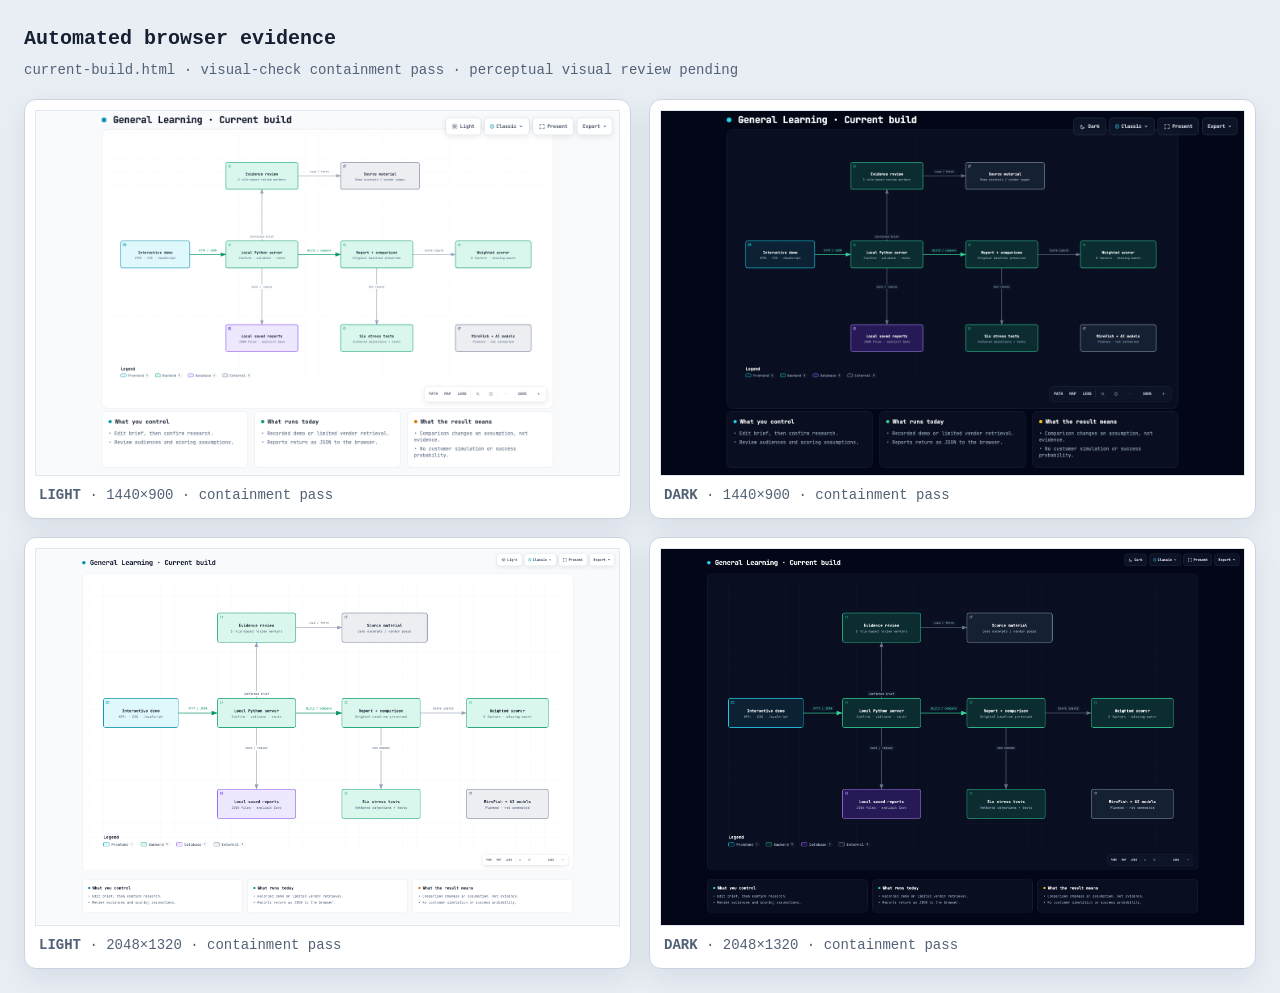
<file: docs/architecture/current-build.visual-check.html>
<!doctype html>
<html lang="en">
<head>
<meta charset="utf-8">
<meta name="viewport" content="width=device-width,initial-scale=1">
<title>Archify automated browser evidence · current-build.html</title>
<style>
*{box-sizing:border-box}body{margin:0;padding:24px;background:#e9eef5;color:#172033;font:14px/1.5 ui-monospace,SFMono-Regular,Menlo,Consolas,monospace}header{max-width:1500px;margin:0 auto 18px}h1{margin:0 0 6px;font-size:20px}p{margin:0;color:#526176}.grid{max-width:1500px;margin:auto;display:grid;grid-template-columns:repeat(2,minmax(0,1fr));gap:18px}figure{margin:0;padding:10px;background:white;border:1px solid #c9d4e3;border-radius:12px;box-shadow:0 10px 30px rgba(15,23,42,.08)}img{display:block;width:100%;height:auto;border:1px solid #e2e8f0}figcaption{padding:9px 4px 2px;color:#526176}@media(max-width:900px){.grid{grid-template-columns:1fr}}
</style>
</head>
<body>
<header><h1>Automated browser evidence</h1><p>current-build.html · visual-check containment pass · perceptual visual review pending</p></header>
<main class="grid">
      <figure>
        <img src="current-build.visual-check.1440x900.light.png" alt="light 1440 by 900">
        <figcaption><strong>LIGHT</strong> · 1440×900 · containment pass</figcaption>
      </figure>
      <figure>
        <img src="current-build.visual-check.1440x900.dark.png" alt="dark 1440 by 900">
        <figcaption><strong>DARK</strong> · 1440×900 · containment pass</figcaption>
      </figure>
      <figure>
        <img src="current-build.visual-check.2048x1320.light.png" alt="light 2048 by 1320">
        <figcaption><strong>LIGHT</strong> · 2048×1320 · containment pass</figcaption>
      </figure>
      <figure>
        <img src="current-build.visual-check.2048x1320.dark.png" alt="dark 2048 by 1320">
        <figcaption><strong>DARK</strong> · 2048×1320 · containment pass</figcaption>
      </figure>
</main>
</body>
</html>
</file>
